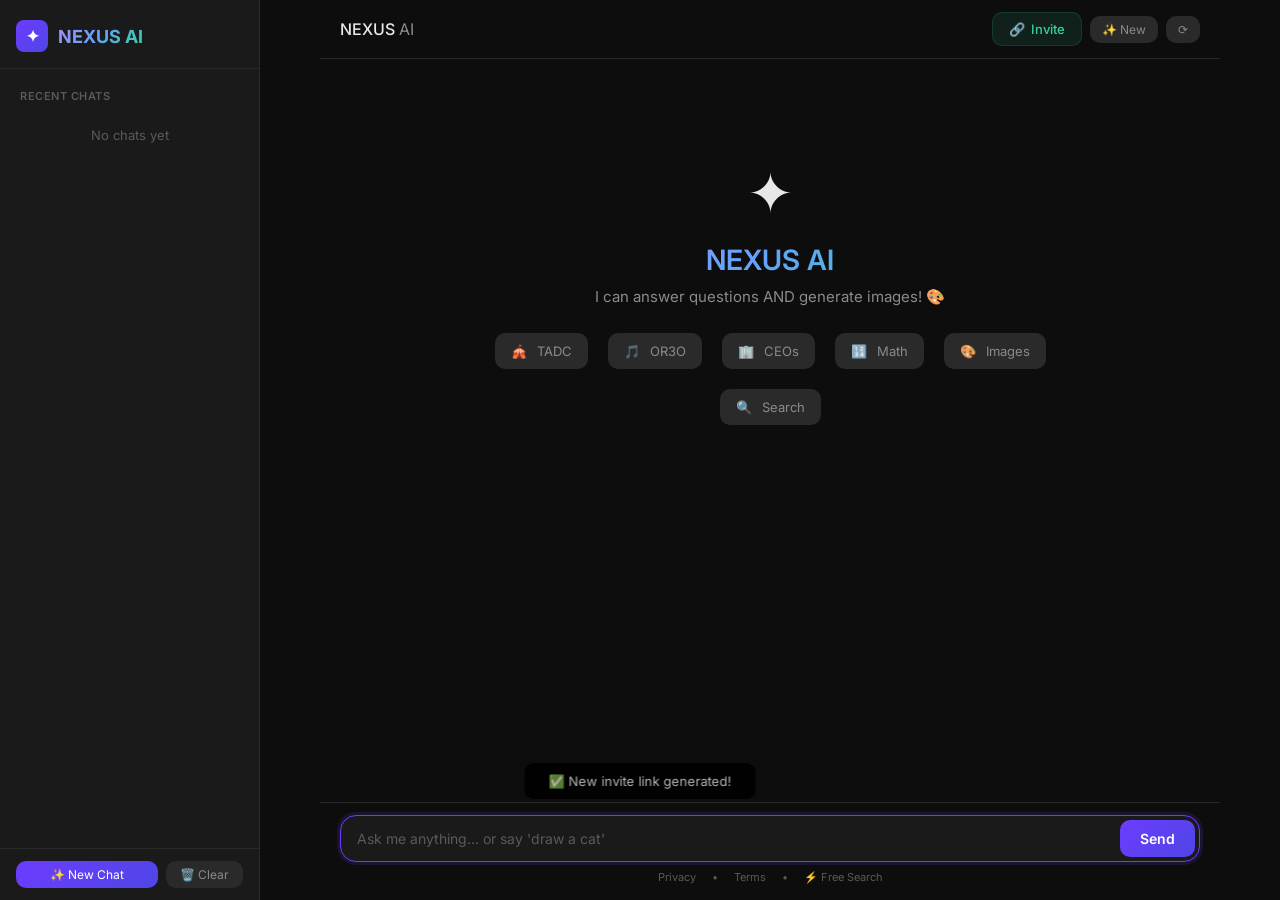
<file: index.html>
<!DOCTYPE html>
<html lang="en">
<head>
    <meta charset="UTF-8" />
    <meta name="viewport" content="width=device-width, initial-scale=1.0" />
    <title>NEXUS AI</title>
    <link href="https://fonts.googleapis.com/css2?family=Inter:wght@300;400;500;600;700;800&display=swap" rel="stylesheet" />
    <link rel="stylesheet" href="styles.css" />
    <style>
        .invite-btn {
            display: inline-flex;
            align-items: center;
            gap: 6px;
            padding: 8px 16px;
            background: rgba(52, 211, 153, 0.1);
            border: 1px solid rgba(52, 211, 153, 0.15);
            border-radius: 10px;
            color: #34d399;
            font-size: 13px;
            font-weight: 500;
            cursor: pointer;
            transition: 0.3s ease;
            font-family: var(--font);
        }
        .invite-btn:hover { background: rgba(52, 211, 153, 0.15); transform: translateY(-1px); }

        .invite-modal-overlay {
            position: fixed; top: 0; left: 0; width: 100%; height: 100%; z-index: 2000;
            background: rgba(0,0,0,0.7); backdrop-filter: blur(8px);
            display: none; align-items: center; justify-content: center;
        }
        .invite-modal-overlay.show { display: flex; }
        .invite-modal {
            background: var(--bg-secondary); border: 1px solid var(--border-color);
            border-radius: 20px; padding: 40px 45px; max-width: 520px; width: 90%;
            max-height: 90vh; overflow-y: auto; box-shadow: 0 40px 100px rgba(0,0,0,0.8);
            animation: modalPop 0.3s ease;
        }
        @keyframes modalPop { 0% { transform: scale(0.9); opacity: 0; } 100% { transform: scale(1); opacity: 1; } }
        .invite-modal .close-modal { float: right; background: none; border: none; color: var(--text-muted); font-size: 24px; cursor: pointer; }
        .invite-modal h2 { font-size: 24px; font-weight: 700; margin-bottom: 4px; background: linear-gradient(135deg, #a78bfa, #60a5fa, #34d399); -webkit-background-clip: text; -webkit-text-fill-color: transparent; }
        .invite-modal .subtitle { color: var(--text-muted); font-size: 14px; margin-bottom: 20px; }
        .invite-modal .link-box { background: rgba(0,0,0,0.3); border-radius: 12px; padding: 16px 20px; margin: 16px 0; border: 1px solid rgba(255,255,255,0.04); }
        .invite-modal .link-box .label { font-size: 11px; color: var(--text-muted); text-transform: uppercase; letter-spacing: 0.5px; margin-bottom: 6px; }
        .invite-modal .link-box .link { font-size: 15px; font-weight: 500; color: #a78bfa; word-break: break-all; font-family: 'Courier New', monospace; user-select: all; }
        .invite-modal .btn-group { display: flex; gap: 10px; flex-wrap: wrap; }
        .invite-modal .btn-group button { flex: 1; padding: 12px 20px; border: none; border-radius: 10px; font-size: 14px; font-weight: 600; cursor: pointer; transition: 0.3s; font-family: var(--font); min-width: 100px; }
        .invite-modal .btn-generate { background: linear-gradient(135deg, #6c3cff, #4f46e5); color: white; }
        .invite-modal .btn-generate:hover { transform: translateY(-2px); box-shadow: 0 8px 30px rgba(108,60,255,0.3); }
        .invite-modal .btn-copy { background: rgba(255,255,255,0.05); border: 1px solid rgba(255,255,255,0.06); color: rgba(255,255,255,0.6); }
        .invite-modal .btn-copy:hover { background: rgba(255,255,255,0.1); color: rgba(255,255,255,0.8); }
        .invite-modal .btn-share { background: rgba(52,211,153,0.1); border: 1px solid rgba(52,211,153,0.15); color: #34d399; }
        .invite-modal .btn-share:hover { background: rgba(52,211,153,0.15); transform: translateY(-2px); }
        .invite-modal .info-text { font-size: 13px; color: var(--text-muted); text-align: center; margin-top: 16px; line-height: 1.6; }
        .invite-modal .info-text span { color: #34d399; }
        .toast-invite { position: fixed; bottom: 100px; left: 50%; transform: translateX(-50%); background: rgba(0,0,0,0.85); backdrop-filter: blur(10px); padding: 10px 24px; border-radius: 10px; border: 1px solid rgba(255,255,255,0.05); color: rgba(255,255,255,0.7); font-size: 13px; z-index: 3000; opacity: 0; transition: opacity 0.3s ease; pointer-events: none; }
        .toast-invite.show { opacity: 1; }

        .generated-image-container { background: rgba(0,0,0,0.3); border-radius: 12px; padding: 12px; margin: 8px 0; border: 1px solid rgba(255,255,255,0.06); animation: imagePop 0.5s cubic-bezier(0.22,1,0.36,1); }
        @keyframes imagePop { 0% { opacity: 0; transform: scale(0.95); } 100% { opacity: 1; transform: scale(1); } }
        .generated-image-container img { display: block; width: 100%; max-width: 512px; max-height: 512px; border-radius: 8px; margin: 0 auto; background: #0d0d1a; object-fit: contain; box-shadow: 0 4px 30px rgba(0,0,0,0.3); }
        .generated-image-container .image-label { font-size: 11px; color: var(--text-muted); text-align: center; padding: 8px 0 4px 0; display: flex; align-items: center; justify-content: center; gap: 6px; }
        .generated-image-container .image-label .dot { width: 4px; height: 4px; background: var(--green); border-radius: 50%; display: inline-block; animation: dotPulse 1.5s ease-in-out infinite; }
        @keyframes dotPulse { 0%,100% { opacity: 0.3; transform: scale(0.8); } 50% { opacity: 1; transform: scale(1.2); } }

        .image-loading-overlay { position: relative; background: rgba(0,0,0,0.4); border-radius: 8px; padding: 40px 20px; text-align: center; min-height: 200px; display: flex; flex-direction: column; align-items: center; justify-content: center; border: 1px solid rgba(255,255,255,0.04); }
        .image-loading-overlay .spinner { width: 48px; height: 48px; border: 3px solid rgba(108,60,255,0.1); border-top-color: #a78bfa; border-radius: 50%; animation: spin 1s linear infinite; }
        @keyframes spin { to { transform: rotate(360deg); } }
        .image-loading-overlay .loading-text { color: var(--text-muted); font-size: 14px; margin-top: 16px; font-weight: 500; }
        .image-loading-overlay .loading-dots { display: inline-block; }
        .image-loading-overlay .loading-dots span { display: inline-block; animation: dotBounce 1.4s ease-in-out infinite; }
        .image-loading-overlay .loading-dots span:nth-child(2) { animation-delay: 0.2s; }
        .image-loading-overlay .loading-dots span:nth-child(3) { animation-delay: 0.4s; }
        @keyframes dotBounce { 0%,80%,100% { transform: translateY(0); opacity: 0.3; } 40% { transform: translateY(-6px); opacity: 1; } }
        .image-loading-overlay .progress-bar { width: 100%; max-width: 300px; height: 3px; background: rgba(255,255,255,0.05); border-radius: 10px; margin-top: 12px; overflow: hidden; }
        .image-loading-overlay .progress-bar .fill { height: 100%; width: 0%; background: linear-gradient(90deg, #6c3cff, #a78bfa, #34d399); border-radius: 10px; animation: progressFill 8s ease-in-out infinite; }
        @keyframes progressFill { 0% { width: 0%; } 20% { width: 20%; } 50% { width: 55%; } 80% { width: 85%; } 100% { width: 95%; } }

        @media (max-width: 500px) {
            .invite-modal { padding: 24px 18px; }
            .invite-modal .btn-group button { flex: 1 1 100%; }
            .generated-image-container img { max-height: 300px; }
            .image-loading-overlay { min-height: 150px; padding: 24px 16px; }
        }
    </style>
</head>
<body>

    <div class="toast" id="toast"></div>
    <div class="toast-invite" id="toastInvite"></div>

    <div class="modal-overlay" id="modalOverlay">
        <div class="modal-box">
            <span class="modal-icon" id="modalIcon">🤔</span>
            <h3 id="modalTitle">Are you sure?</h3>
            <p id="modalMessage">This action cannot be undone.</p>
            <div class="modal-actions">
                <button class="btn-cancel" onclick="closeModal()">Cancel</button>
                <button class="btn-confirm" id="modalConfirmBtn" onclick="confirmModal()">Confirm</button>
            </div>
        </div>
    </div>

    <div class="invite-modal-overlay" id="inviteModal">
        <div class="invite-modal">
            <button class="close-modal" onclick="closeInviteModal()">✕</button>
            <h2>🔗 Invite Link</h2>
            <p class="subtitle">Share this link with friends to access NEXUS AI</p>
            <div class="link-box">
                <div class="label">📋 Your Invite Link</div>
                <div class="link" id="inviteLinkDisplay">https://abraralgamdi35-eng.github.io/aiWEBSITE/?invite=------</div>
            </div>
            <div class="btn-group">
                <button class="btn-generate" onclick="generateInvite()">🔄 New Link</button>
                <button class="btn-copy" onclick="copyInviteLink()">📋 Copy</button>
                <button class="btn-share" onclick="shareInviteLink()">📤 Share</button>
            </div>
            <div class="info-text"><span>♾️ Unlimited uses • No expiration</span><br>Anyone with this link can access NEXUS AI</div>
        </div>
    </div>

    <div class="app-container">
        <aside class="sidebar" id="sidebar">
            <div class="sidebar-header">
                <a href="index.html" class="logo">
                    <span class="logo-icon">✦</span>
                    <span class="logo-text">NEXUS AI</span>
                </a>
                <button class="sidebar-close" onclick="toggleSidebar()">✕</button>
            </div>
            <div class="sidebar-content">
                <div class="section-label">Recent Chats</div>
                <div id="chatList"><div class="empty-state">No chats yet</div></div>
            </div>
            <div class="sidebar-footer">
                <button class="btn-new" onclick="newChat()">✨ New Chat</button>
                <button class="btn-clear" onclick="clearAllChats()">🗑️ Clear</button>
            </div>
        </aside>

        <main class="main-chat">
            <header class="chat-header">
                <div class="left">
                    <button class="hamburger" onclick="toggleSidebar()">☰</button>
                    <div class="title">NEXUS <span>AI</span></div>
                </div>
                <div class="right">
                    <button class="invite-btn" onclick="openInviteModal()"><span class="icon">🔗</span> Invite</button>
                    <button class="header-btn" onclick="newChat()">✨ New</button>
                    <button class="header-btn" onclick="location.reload()">⟳</button>
                    <button class="header-btn mobile-show" onclick="toggleSidebar()">📂</button>
                </div>
            </header>

            <div class="messages-container" id="messagesContainer">
                <div class="welcome-screen">
                    <span class="icon">✦</span>
                    <h1>NEXUS AI</h1>
                    <p>I can answer questions AND generate images! 🎨</p>
                    <div class="features">
                        <div class="feat"><span>🎪</span> TADC</div>
                        <div class="feat"><span>🎵</span> OR3O</div>
                        <div class="feat"><span>🏢</span> CEOs</div>
                        <div class="feat"><span>🔢</span> Math</div>
                        <div class="feat"><span>🎨</span> Images</div>
                        <div class="feat"><span>🔍</span> Search</div>
                    </div>
                </div>
            </div>

            <div class="input-container">
                <div class="input-wrapper">
                    <input type="text" id="userInput" placeholder="Ask me anything... or say 'draw a cat'" />
                    <button id="sendBtn">Send</button>
                </div>
                <div class="input-footer">
                    <a href="privacy.html">Privacy</a>
                    <span>•</span>
                    <a href="terms.html">Terms</a>
                    <span>•</span>
                    <span class="powered-by">⚡ Free Search</span>
                </div>
            </div>
        </main>
    </div>

    <script src="script.js"></script>
    <script>
        const SITE_URL = 'https://abraralgamdi35-eng.github.io/aiWEBSITE';
        let inviteCode = localStorage.getItem('nexus_invite_code');
        function generateInvite() {
            const chars = 'ABCDEFGHIJKLMNOPQRSTUVWXYZ0123456789';
            let code = '';
            for (let i = 0; i < 8; i++) code += chars.charAt(Math.floor(Math.random() * chars.length));
            inviteCode = code;
            localStorage.setItem('nexus_invite_code', inviteCode);
            document.getElementById('inviteLinkDisplay').textContent = `${SITE_URL}/?invite=${inviteCode}`;
            showToastInvite('✅ New invite link generated!');
        }
        function copyInviteLink() {
            const link = document.getElementById('inviteLinkDisplay').textContent;
            if (link.includes('------')) { showToastInvite('⚠️ Generate a link first!'); return; }
            navigator.clipboard.writeText(link).then(() => showToastInvite('📋 Link copied!'))
            .catch(() => { const input = document.createElement('input'); input.value = link; document.body.appendChild(input); input.select(); document.execCommand('copy'); document.body.removeChild(input); showToastInvite('📋 Link copied!'); });
        }
        function shareInviteLink() {
            const link = document.getElementById('inviteLinkDisplay').textContent;
            if (link.includes('------')) { showToastInvite('⚠️ Generate a link first!'); return; }
            if (navigator.share) { navigator.share({ title: 'NEXUS AI Invite', text: 'Join me on NEXUS AI!', url: link }).catch(() => {}); }
            else { copyInviteLink(); showToastInvite('📋 Link copied - share it with friends!'); }
        }
        function openInviteModal() {
            const display = document.getElementById('inviteLinkDisplay');
            if (inviteCode) display.textContent = `${SITE_URL}/?invite=${inviteCode}`;
            else display.textContent = `${SITE_URL}/?invite=------`;
            document.getElementById('inviteModal').classList.add('show');
        }
        function closeInviteModal() { document.getElementById('inviteModal').classList.remove('show'); }
        document.getElementById('inviteModal').addEventListener('click', (e) => { if (e.target === e.currentTarget) closeInviteModal(); });
        function showToastInvite(msg) {
            const toast = document.getElementById('toastInvite');
            toast.textContent = msg; toast.classList.add('show');
            clearTimeout(toast._timer);
            toast._timer = setTimeout(() => toast.classList.remove('show'), 2500);
        }
        if (!inviteCode) generateInvite();
    </script>
</body>
</html>
</file>
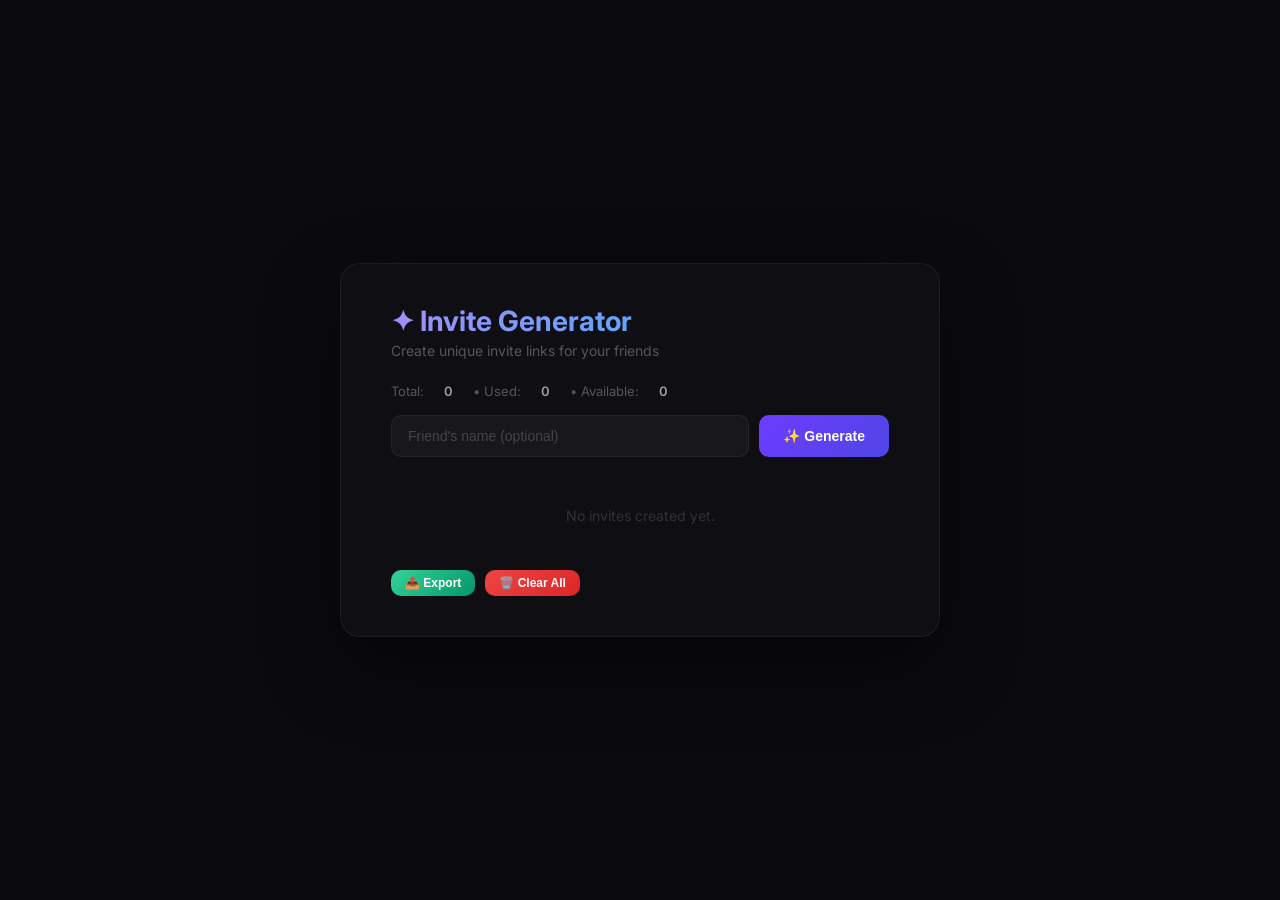
<file: invite-generator.html>
<!DOCTYPE html>
<html lang="en">
<head>
    <meta charset="UTF-8" />
    <meta name="viewport" content="width=device-width, initial-scale=1.0" />
    <title>Invite Generator - NEXUS AI</title>
    <link href="https://fonts.googleapis.com/css2?family=Inter:wght@300;400;500;600;700&display=swap" rel="stylesheet" />
    <style>
        * { margin: 0; padding: 0; box-sizing: border-box; }
        body {
            font-family: 'Inter', -apple-system, sans-serif;
            background: #0a0a0f;
            color: white;
            min-height: 100vh;
            display: flex;
            align-items: center;
            justify-content: center;
            padding: 20px;
        }
        .container {
            background: rgba(255,255,255,0.02);
            border: 1px solid rgba(255,255,255,0.06);
            border-radius: 20px;
            padding: 40px 50px;
            max-width: 600px;
            width: 100%;
            box-shadow: 0 30px 80px rgba(0,0,0,0.4);
        }
        h1 {
            font-size: 28px;
            margin-bottom: 4px;
            background: linear-gradient(135deg, #a78bfa, #60a5fa, #34d399);
            -webkit-background-clip: text;
            -webkit-text-fill-color: transparent;
        }
        .subtitle {
            color: rgba(255,255,255,0.3);
            font-size: 14px;
            margin-bottom: 24px;
        }
        .input-group {
            display: flex;
            gap: 10px;
            margin-bottom: 16px;
        }
        .input-group input {
            flex: 1;
            padding: 12px 16px;
            background: rgba(255,255,255,0.04);
            border: 1px solid rgba(255,255,255,0.06);
            border-radius: 10px;
            color: white;
            font-size: 14px;
            outline: none;
        }
        .input-group input:focus { border-color: rgba(108,60,255,0.3); }
        .input-group input::placeholder { color: rgba(255,255,255,0.2); }
        .btn {
            padding: 12px 24px;
            background: linear-gradient(135deg, #6c3cff, #4f46e5);
            border: none;
            border-radius: 10px;
            color: white;
            font-size: 14px;
            font-weight: 600;
            cursor: pointer;
            transition: 0.3s;
            white-space: nowrap;
        }
        .btn:hover { transform: translateY(-2px); box-shadow: 0 8px 30px rgba(108,60,255,0.3); }
        .btn-green { background: linear-gradient(135deg, #34d399, #059669); }
        .btn-red { background: linear-gradient(135deg, #ef4444, #dc2626); }
        .btn-sm { padding: 6px 14px; font-size: 12px; }
        
        .invite-list {
            margin-top: 20px;
            max-height: 300px;
            overflow-y: auto;
        }
        .invite-list::-webkit-scrollbar { width: 4px; }
        .invite-list::-webkit-scrollbar-thumb { background: rgba(108,60,255,0.2); border-radius: 10px; }
        
        .invite-item {
            display: flex;
            justify-content: space-between;
            align-items: center;
            padding: 12px 16px;
            background: rgba(255,255,255,0.02);
            border: 1px solid rgba(255,255,255,0.04);
            border-radius: 10px;
            margin-bottom: 8px;
            gap: 10px;
            flex-wrap: wrap;
        }
        .invite-item .code {
            font-family: monospace;
            font-size: 13px;
            color: #a78bfa;
            font-weight: 600;
        }
        .invite-item .used {
            font-size: 12px;
            color: rgba(255,255,255,0.2);
        }
        .invite-item .used.yes { color: #34d399; }
        .invite-item .used.no { color: #fbbf24; }
        .invite-item .actions { display: flex; gap: 6px; }
        .empty {
            text-align: center;
            color: rgba(255,255,255,0.15);
            padding: 30px 0;
            font-size: 14px;
        }
        .link-box {
            background: rgba(0,0,0,0.3);
            border-radius: 8px;
            padding: 10px 14px;
            margin: 12px 0;
            display: flex;
            justify-content: space-between;
            align-items: center;
            gap: 10px;
            border: 1px solid rgba(255,255,255,0.03);
        }
        .link-box input {
            background: transparent;
            border: none;
            color: rgba(255,255,255,0.7);
            font-size: 13px;
            outline: none;
            flex: 1;
            font-family: monospace;
        }
        .link-box .copy-btn {
            padding: 4px 12px;
            background: rgba(255,255,255,0.05);
            border: 1px solid rgba(255,255,255,0.06);
            border-radius: 6px;
            color: rgba(255,255,255,0.4);
            cursor: pointer;
            font-size: 12px;
            transition: 0.3s;
        }
        .link-box .copy-btn:hover { background: rgba(255,255,255,0.1); color: rgba(255,255,255,0.7); }
        .toast {
            position: fixed;
            bottom: 30px;
            left: 50%;
            transform: translateX(-50%);
            background: rgba(0,0,0,0.8);
            backdrop-filter: blur(10px);
            padding: 10px 24px;
            border-radius: 10px;
            border: 1px solid rgba(255,255,255,0.05);
            color: rgba(255,255,255,0.7);
            font-size: 13px;
            opacity: 0;
            transition: opacity 0.3s ease;
            pointer-events: none;
            z-index: 100;
        }
        .toast.show { opacity: 1; }
        .stats {
            display: flex;
            gap: 20px;
            margin: 16px 0;
            font-size: 13px;
            color: rgba(255,255,255,0.3);
        }
        .stats span { color: rgba(255,255,255,0.6); font-weight: 600; }
        @media (max-width: 500px) {
            .container { padding: 24px 20px; }
            .invite-item { flex-direction: column; align-items: stretch; }
            .input-group { flex-direction: column; }
        }
    </style>
</head>
<body>

<div class="container">
    <h1>✦ Invite Generator</h1>
    <p class="subtitle">Create unique invite links for your friends</p>

    <div class="stats">
        Total: <span id="totalCount">0</span> • Used: <span id="usedCount">0</span> • Available: <span id="availableCount">0</span>
    </div>

    <div class="input-group">
        <input type="text" id="friendName" placeholder="Friend's name (optional)" />
        <button class="btn" onclick="generateInvite()">✨ Generate</button>
    </div>

    <div id="linkDisplay" style="display:none;">
        <div class="link-box">
            <input type="text" id="inviteLink" readonly />
            <button class="copy-btn" onclick="copyLink()">📋 Copy</button>
        </div>
    </div>

    <div class="invite-list" id="inviteList">
        <div class="empty">No invites created yet.</div>
    </div>

    <div style="margin-top:16px; display:flex; gap:10px; flex-wrap:wrap;">
        <button class="btn btn-sm btn-green" onclick="exportInvites()">📤 Export</button>
        <button class="btn btn-sm btn-red" onclick="clearAll()">🗑️ Clear All</button>
    </div>
</div>

<div class="toast" id="toast"></div>

<script>
    // ================================================================
    // 🔗 INVITE SYSTEM
    // ================================================================

    // Load invites from localStorage
    let invites = JSON.parse(localStorage.getItem('nexus_invites') || '[]');

    // Your site URL (change this!)
    const SITE_URL = 'https://abraralgamdi35-eng.github.io/aiWEBSITE';

    function generateInvite() {
        const name = document.getElementById('friendName').value.trim() || 'Friend';
        
        // Generate unique code
        const code = generateCode();
        
        const invite = {
            code: code,
            name: name,
            created: new Date().toISOString(),
            used: false,
            usedBy: null
        };
        
        invites.push(invite);
        saveInvites();
        renderInvites();
        
        // Show the link
        const link = `${SITE_URL}/?invite=${code}`;
        document.getElementById('inviteLink').value = link;
        document.getElementById('linkDisplay').style.display = 'block';
        
        showToast(`✅ Invite created for ${name}!`);
        document.getElementById('friendName').value = '';
        updateStats();
    }

    function generateCode() {
        const chars = 'ABCDEFGHIJKLMNOPQRSTUVWXYZ0123456789';
        let code = '';
        for (let i = 0; i < 8; i++) {
            code += chars.charAt(Math.floor(Math.random() * chars.length));
        }
        return code;
    }

    function renderInvites() {
        const list = document.getElementById('inviteList');
        
        if (invites.length === 0) {
            list.innerHTML = `<div class="empty">No invites created yet.</div>`;
            return;
        }
        
        list.innerHTML = invites.map((inv, index) => `
            <div class="invite-item">
                <div>
                    <div class="code">${inv.code}</div>
                    <div style="font-size:12px;color:rgba(255,255,255,0.2);">
                        ${inv.name} • ${new Date(inv.created).toLocaleDateString()}
                    </div>
                </div>
                <div style="display:flex;align-items:center;gap:10px;flex-wrap:wrap;">
                    <span class="used ${inv.used ? 'yes' : 'no'}">${inv.used ? '✅ Used' : '🟡 Available'}</span>
                    ${inv.usedBy ? `<span style="font-size:11px;color:rgba(255,255,255,0.2);">by ${inv.usedBy}</span>` : ''}
                    <div class="actions">
                        <button class="btn btn-sm" onclick="copyInvite('${inv.code}')">📋</button>
                        <button class="btn btn-sm btn-red" onclick="deleteInvite(${index})">✕</button>
                    </div>
                </div>
            </div>
        `).join('');
    }

    function copyInvite(code) {
        const link = `${SITE_URL}/?invite=${code}`;
        navigator.clipboard.writeText(link);
        showToast('📋 Link copied!');
    }

    function copyLink() {
        const input = document.getElementById('inviteLink');
        input.select();
        navigator.clipboard.writeText(input.value);
        showToast('📋 Link copied!');
    }

    function deleteInvite(index) {
        if (confirm('Delete this invite?')) {
            invites.splice(index, 1);
            saveInvites();
            renderInvites();
            updateStats();
            showToast('🗑️ Invite deleted');
        }
    }

    function clearAll() {
        if (confirm('Delete ALL invites?')) {
            invites = [];
            saveInvites();
            renderInvites();
            updateStats();
            document.getElementById('linkDisplay').style.display = 'none';
            showToast('🗑️ All invites cleared');
        }
    }

    function exportInvites() {
        if (invites.length === 0) {
            showToast('No invites to export');
            return;
        }
        
        let text = '=== NEXUS AI INVITES ===\n\n';
        invites.forEach(inv => {
            text += `Code: ${inv.code}\n`;
            text += `Name: ${inv.name}\n`;
            text += `Used: ${inv.used ? 'Yes' : 'No'}\n`;
            if (inv.usedBy) text += `Used by: ${inv.usedBy}\n`;
            text += `Link: ${SITE_URL}/?invite=${inv.code}\n`;
            text += '---\n\n';
        });
        
        const blob = new Blob([text], { type: 'text/plain' });
        const url = URL.createObjectURL(blob);
        const a = document.createElement('a');
        a.href = url;
        a.download = `nexus-invites-${new Date().toISOString().slice(0,10)}.txt`;
        a.click();
        URL.revokeObjectURL(url);
        showToast('📤 Invites exported!');
    }

    function saveInvites() {
        localStorage.setItem('nexus_invites', JSON.stringify(invites));
    }

    function updateStats() {
        const total = invites.length;
        const used = invites.filter(i => i.used).length;
        const available = total - used;
        document.getElementById('totalCount').textContent = total;
        document.getElementById('usedCount').textContent = used;
        document.getElementById('availableCount').textContent = available;
    }

    function showToast(msg) {
        const toast = document.getElementById('toast');
        toast.textContent = msg;
        toast.classList.add('show');
        clearTimeout(toast._timer);
        toast._timer = setTimeout(() => toast.classList.remove('show'), 2500);
    }

    // Check for invite in URL and mark as used
    function checkInvite() {
        const urlParams = new URLSearchParams(window.location.search);
        const code = urlParams.get('invite');
        
        if (code) {
            const invite = invites.find(i => i.code === code);
            if (invite && !invite.used) {
                invite.used = true;
                invite.usedBy = 'Guest';
                saveInvites();
                renderInvites();
                updateStats();
                showToast(`✅ Welcome! Invite from ${invite.name} activated`);
                // Redirect to main app or show success
            }
        }
    }

    // ================================================================
    // 🏃 INIT
    // ================================================================

    renderInvites();
    updateStats();
    checkInvite();

    console.log('🔗 NEXUS AI Invite System');
    console.log(`📬 ${invites.length} invites created`);
    console.log('💡 Share the invite link with friends!');
</script>

</body>
</html>
</file>
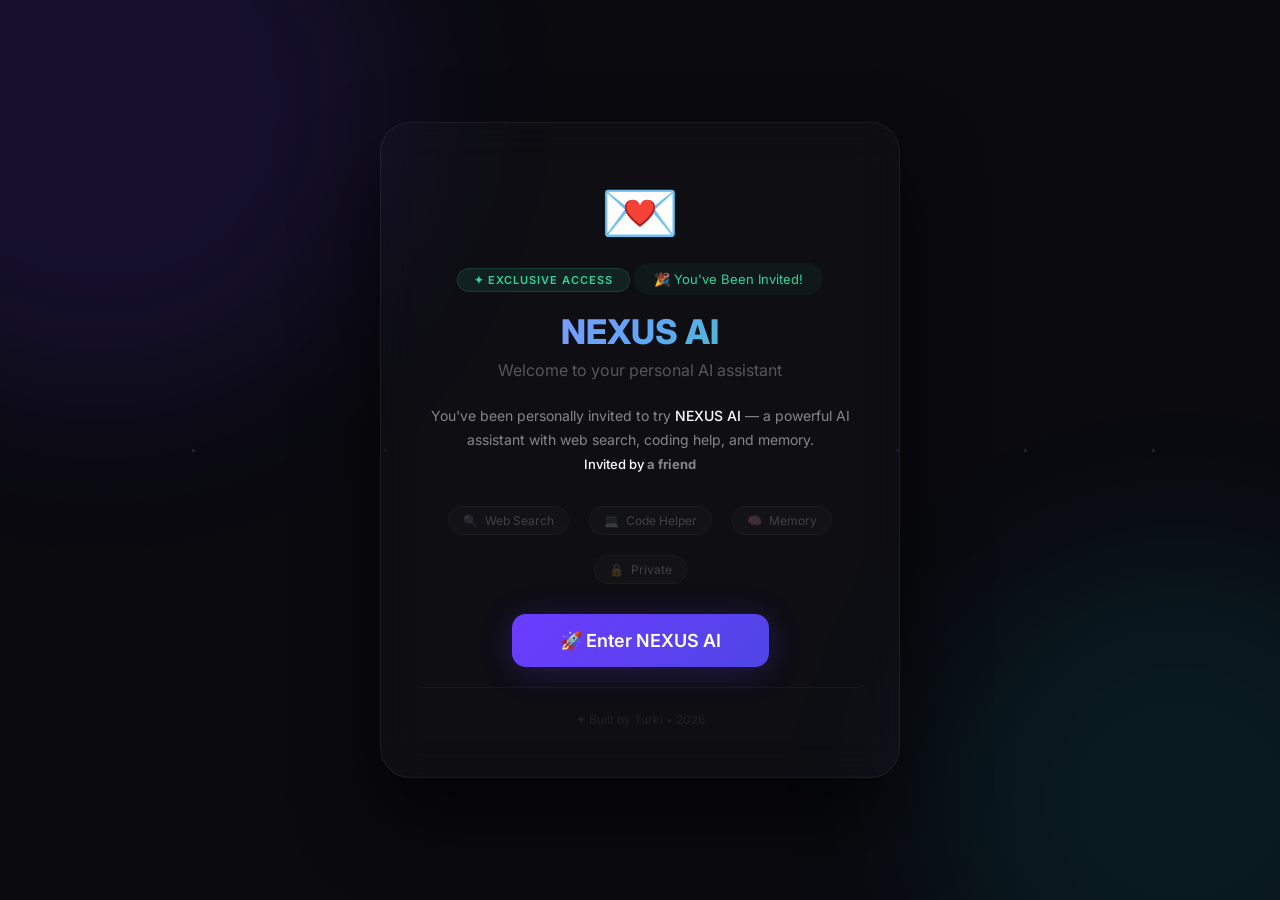
<file: invite.html>
<!DOCTYPE html>
<html lang="en">
<head>
    <meta charset="UTF-8" />
    <meta name="viewport" content="width=device-width, initial-scale=1.0" />
    <title>You're Invited!</title>
    <link href="https://fonts.googleapis.com/css2?family=Inter:wght@300;400;500;600;700;800&display=swap" rel="stylesheet" />
    <style>
        * { margin: 0; padding: 0; box-sizing: border-box; }
        body {
            font-family: 'Inter', -apple-system, sans-serif;
            background: #0a0a0f;
            color: white;
            min-height: 100vh;
            display: flex;
            align-items: center;
            justify-content: center;
            overflow: hidden;
        }
        .bg-orb {
            position: fixed;
            border-radius: 50%;
            filter: blur(80px);
            animation: orbFloat 20s ease-in-out infinite;
        }
        .bg-orb:nth-child(1) { width:600px;height:600px;background:rgba(108,60,255,0.12);top:-200px;left:-200px; }
        .bg-orb:nth-child(2) { width:500px;height:500px;background:rgba(0,212,255,0.08);bottom:-150px;right:-150px;animation-delay:-7s; }
        @keyframes orbFloat { 0%,100%{transform:translate(0,0) scale(1);} 25%{transform:translate(100px,-50px) scale(1.1);} 50%{transform:translate(-50px,100px) scale(0.9);} 75%{transform:translate(80px,50px) scale(1.05);} }
        .particle { position:fixed; width:3px; height:3px; background:rgba(167,139,250,0.2); border-radius:50%; animation:particleRise 20s infinite linear; pointer-events:none; z-index:0; }
        .particle:nth-child(1) { left:10%; animation-duration:22s; }
        .particle:nth-child(2) { left:20%; animation-duration:18s; animation-delay:2s; }
        .particle:nth-child(3) { left:30%; animation-duration:25s; animation-delay:4s; }
        .particle:nth-child(4) { left:40%; animation-duration:16s; animation-delay:1s; }
        .particle:nth-child(5) { left:50%; animation-duration:21s; animation-delay:3s; }
        .particle:nth-child(6) { left:60%; animation-duration:19s; animation-delay:5s; }
        .particle:nth-child(7) { left:70%; animation-duration:23s; animation-delay:2s; }
        .particle:nth-child(8) { left:80%; animation-duration:17s; animation-delay:4s; }
        .particle:nth-child(9) { left:90%; animation-duration:24s; animation-delay:1s; }
        .particle:nth-child(10) { left:15%; animation-duration:20s; animation-delay:3s; }
        @keyframes particleRise { 0%{transform:translateY(100vh) scale(0); opacity:0;} 10%{opacity:1;} 90%{opacity:1;} 100%{transform:translateY(-10vh) scale(1); opacity:0;} }
        .invite-container { position:relative; z-index:1; max-width:520px; width:90%; animation:floatIn 1s cubic-bezier(0.22,1,0.36,1); }
        @keyframes floatIn { 0%{opacity:0; transform:scale(0.9) translateY(30px);} 100%{opacity:1; transform:scale(1) translateY(0);} }
        .invite-card { background:rgba(255,255,255,0.02); border:1px solid rgba(255,255,255,0.06); border-radius:30px; padding:50px 40px; text-align:center; box-shadow:0 40px 80px rgba(0,0,0,0.6); backdrop-filter:blur(20px); }
        .envelope { font-size:64px; display:block; margin-bottom:12px; animation:wiggle 3s ease-in-out infinite; }
        @keyframes wiggle { 0%,100%{transform:rotate(0deg) scale(1);} 25%{transform:rotate(-5deg) scale(1.05);} 75%{transform:rotate(5deg) scale(1.05);} }
        .badge { display:inline-block; background:rgba(52,211,153,0.1); border:1px solid rgba(52,211,153,0.15); color:#34d399; font-size:11px; font-weight:600; text-transform:uppercase; letter-spacing:1px; padding:4px 16px; border-radius:20px; margin-bottom:16px; }
        .invite-card h1 { font-size:34px; font-weight:800; background:linear-gradient(135deg, #a78bfa, #60a5fa, #34d399); -webkit-background-clip:text; -webkit-text-fill-color:transparent; margin-bottom:8px; }
        .invite-card .subtitle { font-size:16px; color:rgba(255,255,255,0.3); margin-bottom:24px; }
        .invite-card .message { color:rgba(255,255,255,0.5); font-size:14px; line-height:1.7; margin-bottom:30px; }
        .invite-card .message span { color:white; font-weight:500; }
        .divider { height:1px; background:rgba(255,255,255,0.04); margin:20px 0; }
        .features { display:flex; justify-content:center; gap:20px; margin:20px 0 30px; flex-wrap:wrap; }
        .features .feat { font-size:12px; color:rgba(255,255,255,0.2); background:rgba(255,255,255,0.02); padding:6px 14px; border-radius:20px; border:1px solid rgba(255,255,255,0.03); }
        .features .feat span { margin-right:4px; }
        .btn-enter { display:inline-block; padding:16px 48px; background:linear-gradient(135deg, #6c3cff, #4f46e5); border:none; border-radius:14px; color:white; font-size:18px; font-weight:600; cursor:pointer; text-decoration:none; transition:0.3s; box-shadow:0 4px 30px rgba(108,60,255,0.25); }
        .btn-enter:hover { transform:translateY(-3px); box-shadow:0 8px 40px rgba(108,60,255,0.35); }
        .btn-enter:disabled { opacity:0.3; cursor:not-allowed; transform:none; }
        .footer { margin-top:24px; color:rgba(255,255,255,0.08); font-size:12px; }
        .invalid-msg { color:#f87171; font-size:14px; margin:10px 0; display:none; }
        .invalid-msg.show { display:block; }
        .welcome-text {
            display: inline-block;
            background: rgba(52, 211, 153, 0.05);
            border-radius: 20px;
            padding: 8px 20px;
            font-size: 13px;
            color: #34d399;
            margin-bottom: 16px;
        }
        .from-text {
            color: rgba(255,255,255,0.2);
            font-size: 13px;
            margin-top: 8px;
        }
        .from-text strong {
            color: rgba(255,255,255,0.5);
        }
        @media (max-width:480px) { .invite-card{ padding:30px 24px; } .invite-card h1{ font-size:26px; } .btn-enter{ padding:14px 32px; font-size:16px; } }
    </style>
</head>
<body>
    <div class="bg-orb"></div>
    <div class="bg-orb"></div>
    <div class="particle"></div><div class="particle"></div><div class="particle"></div>
    <div class="particle"></div><div class="particle"></div><div class="particle"></div>
    <div class="particle"></div><div class="particle"></div><div class="particle"></div>
    <div class="particle"></div>
    <div class="invite-container">
        <div class="invite-card">
            <span class="envelope">💌</span>
            <span class="badge">✦ Exclusive Access</span>
            
            <div class="welcome-text">🎉 You've Been Invited!</div>
            
            <h1>NEXUS AI</h1>
            <p class="subtitle">Welcome to your personal AI assistant</p>
            
            <div class="message">
                You've been personally invited to try <span>NEXUS AI</span> — a powerful AI assistant with web search, coding help, and memory.<br>
                <span class="from-text">Invited by <strong id="invitedBy">a friend</strong></span>
            </div>
            
            <div class="features">
                <div class="feat"><span>🔍</span> Web Search</div>
                <div class="feat"><span>💻</span> Code Helper</div>
                <div class="feat"><span>🧠</span> Memory</div>
                <div class="feat"><span>🔒</span> Private</div>
            </div>
            
            <div class="invalid-msg" id="invalidMsg">❌ This invite link is invalid or has already been used.</div>
            <a href="index.html" class="btn-enter" id="enterBtn">🚀 Enter NEXUS AI</a>
            
            <div class="divider"></div>
            <div class="footer">✦ Built by Turki • 2026</div>
        </div>
    </div>
    <script>
        // ================================================================
        // 🔗 INVITE CHECK
        // ================================================================

        const urlParams = new URLSearchParams(window.location.search);
        const inviteCode = urlParams.get('invite');
        const invalidMsg = document.getElementById('invalidMsg');
        const enterBtn = document.getElementById('enterBtn');

        // Get the inviter's name from URL or use default
        const inviterName = urlParams.get('from') || 'a friend';
        document.getElementById('invitedBy').textContent = inviterName;

        // Check if invite code is valid
        const storedCode = localStorage.getItem('nexus_invite_code');
        
        if (inviteCode) {
            // If there's a code in URL, check it
            if (storedCode && inviteCode === storedCode) {
                // Valid invite
                sessionStorage.setItem('nexus_trusted', 'true');
                sessionStorage.setItem('nexus_invite_code', inviteCode);
                enterBtn.href = 'index.html';
                enterBtn.textContent = '🚀 Enter NEXUS AI';
            } else if (/^[A-Z0-9]{8}$/.test(inviteCode)) {
                // Valid format - auto-accept
                localStorage.setItem('nexus_invite_code', inviteCode);
                sessionStorage.setItem('nexus_trusted', 'true');
                sessionStorage.setItem('nexus_invite_code', inviteCode);
                enterBtn.href = 'index.html';
                enterBtn.textContent = '🚀 Enter NEXUS AI';
            } else {
                // Invalid code
                invalidMsg.classList.add('show');
                enterBtn.href = '#';
                enterBtn.textContent = '❌ Invalid Invite';
                enterBtn.style.opacity = '0.5';
                enterBtn.style.pointerEvents = 'none';
            }
        } else {
            // No code in URL - still let them in (open access mode)
            enterBtn.href = 'index.html';
            enterBtn.textContent = '🚀 Enter NEXUS AI';
        }

        console.log('💌 NEXUS AI Invitation Page');
        console.log(`👤 Invited by: ${inviterName}`);
        console.log(`🔑 Invite Code: ${inviteCode || 'None'}`);
        console.log('🚀 Click Enter to access NEXUS AI');
    </script>
</body>
</html>
</file>
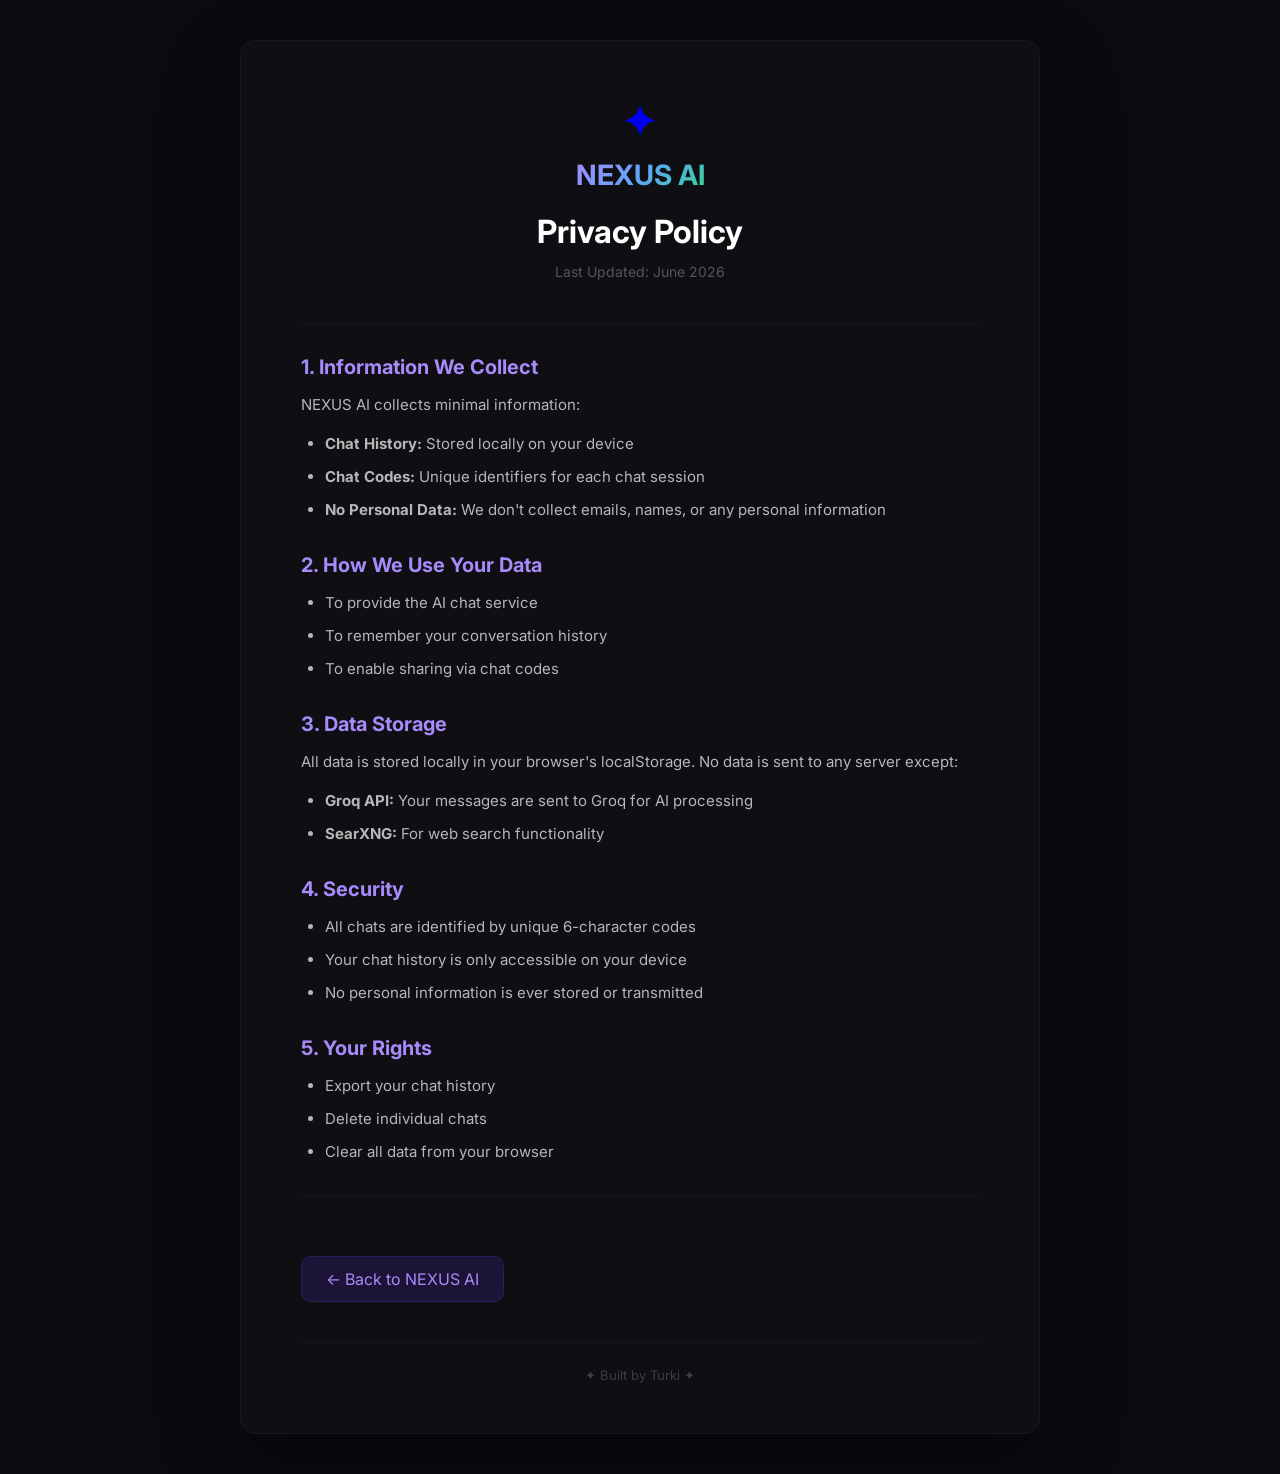
<file: privacy.html>
<!DOCTYPE html>
<html lang="en">
<head>
    <meta charset="UTF-8" />
    <meta name="viewport" content="width=device-width, initial-scale=1.0" />
    <title>Privacy Policy - NEXUS AI</title>
    <link href="https://fonts.googleapis.com/css2?family=Inter:wght@300;400;500;600;700&display=swap" rel="stylesheet" />
    <style>
        * { margin: 0; padding: 0; box-sizing: border-box; }
        body {
            font-family: 'Inter', -apple-system, BlinkMacSystemFont, sans-serif;
            background: #0a0a0f;
            color: #e8e8e8;
            padding: 40px 20px;
            min-height: 100vh;
        }
        .container {
            max-width: 800px;
            margin: 0 auto;
            background: rgba(255, 255, 255, 0.02);
            border: 1px solid rgba(255, 255, 255, 0.04);
            border-radius: 16px;
            padding: 50px 60px;
            box-shadow: 0 30px 80px rgba(0, 0, 0, 0.3);
        }
        .header { text-align: center; margin-bottom: 40px; }
        .logo { font-size: 48px; display: block; margin-bottom: 8px; text-decoration: none; }
        .logo-text {
            font-size: 28px;
            font-weight: 700;
            background: linear-gradient(135deg, #a78bfa, #60a5fa, #34d399);
            -webkit-background-clip: text;
            -webkit-text-fill-color: transparent;
            text-decoration: none;
        }
        h1 { font-size: 32px; margin-top: 20px; color: #ffffff; }
        .last-updated { color: rgba(255, 255, 255, 0.3); font-size: 14px; margin-top: 8px; }
        .divider { height: 1px; background: rgba(255, 255, 255, 0.04); margin: 30px 0; }
        h2 { font-size: 20px; color: #a78bfa; margin-top: 30px; margin-bottom: 12px; }
        p { color: rgba(255, 255, 255, 0.7); line-height: 1.8; font-size: 15px; margin-bottom: 12px; }
        ul { color: rgba(255, 255, 255, 0.7); line-height: 1.8; font-size: 15px; padding-left: 24px; margin-bottom: 16px; }
        ul li { margin-bottom: 6px; }
        .back-link {
            display: inline-block;
            margin-top: 30px;
            padding: 12px 24px;
            background: rgba(108, 60, 255, 0.15);
            border: 1px solid rgba(108, 60, 255, 0.2);
            border-radius: 10px;
            color: #a78bfa;
            text-decoration: none;
            transition: 0.3s;
        }
        .back-link:hover { background: rgba(108, 60, 255, 0.25); }
        .footer { margin-top: 40px; padding-top: 24px; border-top: 1px solid rgba(255, 255, 255, 0.04); text-align: center; color: rgba(255, 255, 255, 0.2); font-size: 13px; }
        @media (max-width: 768px) {
            .container { padding: 30px 24px; }
            h1 { font-size: 24px; }
            .logo-text { font-size: 22px; }
        }
    </style>
</head>
<body>
    <div class="container">
        <div class="header">
            <a href="index.html" class="logo">✦</a>
            <a href="index.html" class="logo-text">NEXUS AI</a>
            <h1>Privacy Policy</h1>
            <p class="last-updated">Last Updated: June 2026</p>
        </div>
        <div class="divider"></div>
        <h2>1. Information We Collect</h2>
        <p>NEXUS AI collects minimal information:</p>
        <ul>
            <li><strong>Chat History:</strong> Stored locally on your device</li>
            <li><strong>Chat Codes:</strong> Unique identifiers for each chat session</li>
            <li><strong>No Personal Data:</strong> We don't collect emails, names, or any personal information</li>
        </ul>
        <h2>2. How We Use Your Data</h2>
        <ul>
            <li>To provide the AI chat service</li>
            <li>To remember your conversation history</li>
            <li>To enable sharing via chat codes</li>
        </ul>
        <h2>3. Data Storage</h2>
        <p>All data is stored locally in your browser's localStorage. No data is sent to any server except:</p>
        <ul>
            <li><strong>Groq API:</strong> Your messages are sent to Groq for AI processing</li>
            <li><strong>SearXNG:</strong> For web search functionality</li>
        </ul>
        <h2>4. Security</h2>
        <ul>
            <li>All chats are identified by unique 6-character codes</li>
            <li>Your chat history is only accessible on your device</li>
            <li>No personal information is ever stored or transmitted</li>
        </ul>
        <h2>5. Your Rights</h2>
        <ul>
            <li>Export your chat history</li>
            <li>Delete individual chats</li>
            <li>Clear all data from your browser</li>
        </ul>
        <div class="divider"></div>
        <a href="index.html" class="back-link">← Back to NEXUS AI</a>
        <div class="footer">✦ Built by Turki ✦</div>
    </div>
</body>
</html>
</file>
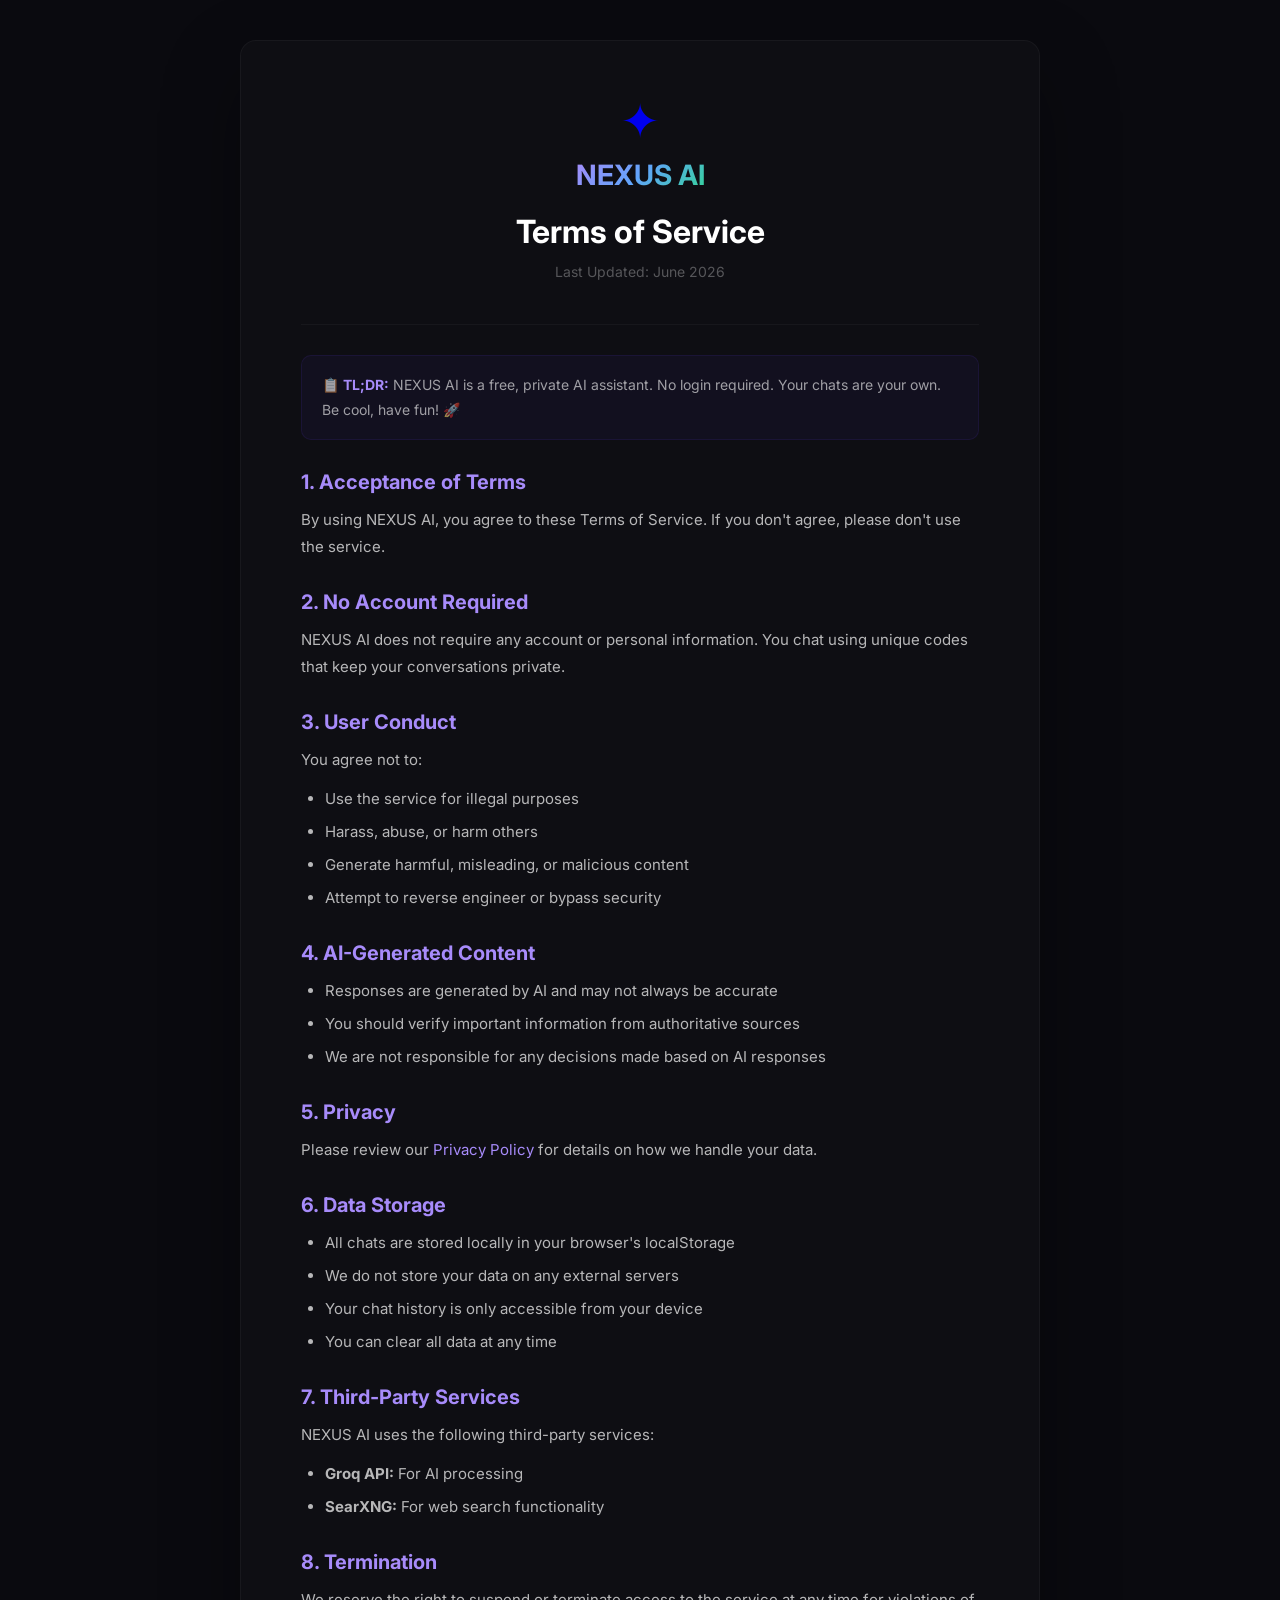
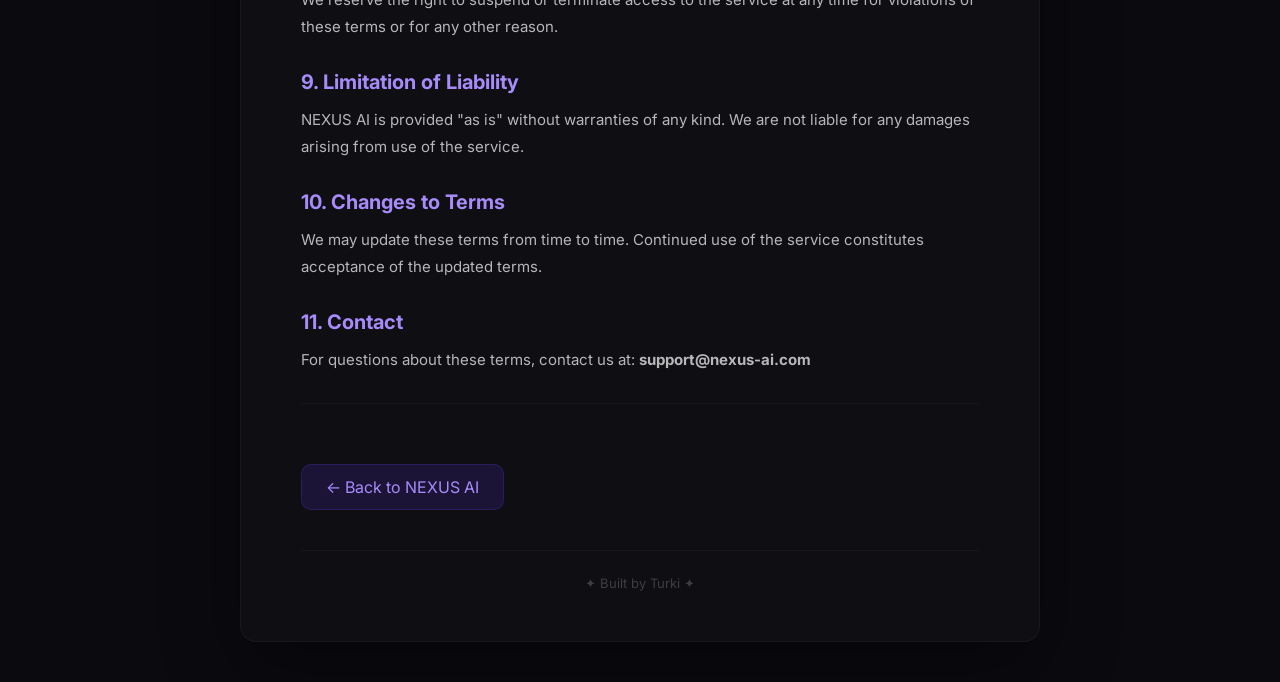
<file: terms.html>
<!DOCTYPE html>
<html lang="en">
<head>
    <meta charset="UTF-8" />
    <meta name="viewport" content="width=device-width, initial-scale=1.0" />
    <title>Terms of Service - NEXUS AI</title>
    <link href="https://fonts.googleapis.com/css2?family=Inter:wght@300;400;500;600;700&display=swap" rel="stylesheet" />
    <style>
        * { margin: 0; padding: 0; box-sizing: border-box; }
        body {
            font-family: 'Inter', -apple-system, BlinkMacSystemFont, sans-serif;
            background: #0a0a0f;
            color: #e8e8e8;
            padding: 40px 20px;
            min-height: 100vh;
        }
        .container {
            max-width: 800px;
            margin: 0 auto;
            background: rgba(255, 255, 255, 0.02);
            border: 1px solid rgba(255, 255, 255, 0.04);
            border-radius: 16px;
            padding: 50px 60px;
            box-shadow: 0 30px 80px rgba(0, 0, 0, 0.3);
        }
        .header { text-align: center; margin-bottom: 40px; }
        .logo { font-size: 48px; display: block; margin-bottom: 8px; text-decoration: none; }
        .logo-text {
            font-size: 28px;
            font-weight: 700;
            background: linear-gradient(135deg, #a78bfa, #60a5fa, #34d399);
            -webkit-background-clip: text;
            -webkit-text-fill-color: transparent;
            text-decoration: none;
        }
        h1 { font-size: 32px; margin-top: 20px; color: #ffffff; }
        .last-updated { color: rgba(255, 255, 255, 0.3); font-size: 14px; margin-top: 8px; }
        .divider { height: 1px; background: rgba(255, 255, 255, 0.04); margin: 30px 0; }
        .highlight-box {
            background: rgba(108, 60, 255, 0.05);
            border: 1px solid rgba(108, 60, 255, 0.1);
            border-radius: 10px;
            padding: 16px 20px;
            margin: 16px 0;
        }
        .highlight-box p { margin-bottom: 0; color: rgba(255, 255, 255, 0.6); font-size: 14px; }
        .highlight-box strong { color: #a78bfa; }
        h2 { font-size: 20px; color: #a78bfa; margin-top: 30px; margin-bottom: 12px; }
        p { color: rgba(255, 255, 255, 0.7); line-height: 1.8; font-size: 15px; margin-bottom: 12px; }
        ul { color: rgba(255, 255, 255, 0.7); line-height: 1.8; font-size: 15px; padding-left: 24px; margin-bottom: 16px; }
        ul li { margin-bottom: 6px; }
        .back-link {
            display: inline-block;
            margin-top: 30px;
            padding: 12px 24px;
            background: rgba(108, 60, 255, 0.15);
            border: 1px solid rgba(108, 60, 255, 0.2);
            border-radius: 10px;
            color: #a78bfa;
            text-decoration: none;
            transition: 0.3s;
        }
        .back-link:hover { background: rgba(108, 60, 255, 0.25); }
        .footer { margin-top: 40px; padding-top: 24px; border-top: 1px solid rgba(255, 255, 255, 0.04); text-align: center; color: rgba(255, 255, 255, 0.2); font-size: 13px; }
        @media (max-width: 768px) {
            .container { padding: 30px 24px; }
            h1 { font-size: 24px; }
            .logo-text { font-size: 22px; }
        }
    </style>
</head>
<body>
    <div class="container">
        <div class="header">
            <a href="index.html" class="logo">✦</a>
            <a href="index.html" class="logo-text">NEXUS AI</a>
            <h1>Terms of Service</h1>
            <p class="last-updated">Last Updated: June 2026</p>
        </div>
        <div class="divider"></div>
        <div class="highlight-box">
            <p>📋 <strong>TL;DR:</strong> NEXUS AI is a free, private AI assistant. No login required. Your chats are your own. Be cool, have fun! 🚀</p>
        </div>
        <h2>1. Acceptance of Terms</h2>
        <p>By using NEXUS AI, you agree to these Terms of Service. If you don't agree, please don't use the service.</p>
        <h2>2. No Account Required</h2>
        <p>NEXUS AI does not require any account or personal information. You chat using unique codes that keep your conversations private.</p>
        <h2>3. User Conduct</h2>
        <p>You agree not to:</p>
        <ul>
            <li>Use the service for illegal purposes</li>
            <li>Harass, abuse, or harm others</li>
            <li>Generate harmful, misleading, or malicious content</li>
            <li>Attempt to reverse engineer or bypass security</li>
        </ul>
        <h2>4. AI-Generated Content</h2>
        <ul>
            <li>Responses are generated by AI and may not always be accurate</li>
            <li>You should verify important information from authoritative sources</li>
            <li>We are not responsible for any decisions made based on AI responses</li>
        </ul>
        <h2>5. Privacy</h2>
        <p>Please review our <a href="privacy.html" style="color: #a78bfa; text-decoration: none;">Privacy Policy</a> for details on how we handle your data.</p>
        <h2>6. Data Storage</h2>
        <ul>
            <li>All chats are stored locally in your browser's localStorage</li>
            <li>We do not store your data on any external servers</li>
            <li>Your chat history is only accessible from your device</li>
            <li>You can clear all data at any time</li>
        </ul>
        <h2>7. Third-Party Services</h2>
        <p>NEXUS AI uses the following third-party services:</p>
        <ul>
            <li><strong>Groq API:</strong> For AI processing</li>
            <li><strong>SearXNG:</strong> For web search functionality</li>
        </ul>
        <h2>8. Termination</h2>
        <p>We reserve the right to suspend or terminate access to the service at any time for violations of these terms or for any other reason.</p>
        <h2>9. Limitation of Liability</h2>
        <p>NEXUS AI is provided "as is" without warranties of any kind. We are not liable for any damages arising from use of the service.</p>
        <h2>10. Changes to Terms</h2>
        <p>We may update these terms from time to time. Continued use of the service constitutes acceptance of the updated terms.</p>
        <h2>11. Contact</h2>
        <p>For questions about these terms, contact us at: <strong>support@nexus-ai.com</strong></p>
        <div class="divider"></div>
        <a href="index.html" class="back-link">← Back to NEXUS AI</a>
        <div class="footer">✦ Built by Turki ✦</div>
    </div>
</body>
</html>
</file>
<file: styles.css>
/* ================================================================
   🎨 NEXUS AI - COMPLETE STYLES
   ================================================================ */

:root {
    --bg-primary: #0d0d0d;
    --bg-secondary: #1a1a1a;
    --bg-hover: #2a2a2a;
    --border-color: #2a2a2a;
    --text-primary: #e8e8e8;
    --text-secondary: #8a8a8a;
    --text-muted: #5a5a5a;
    --accent: #6c3cff;
    --accent-glow: rgba(108, 60, 255, 0.15);
    --accent-gradient: linear-gradient(135deg, #6c3cff, #4f46e5);
    --accent-gradient-text: linear-gradient(135deg, #a78bfa, #60a5fa, #34d399);
    --green: #34d399;
    --green-glow: rgba(52, 211, 153, 0.1);
    --red: #ef4444;
    --radius: 16px;
    --radius-sm: 10px;
    --shadow: 0 8px 32px rgba(0, 0, 0, 0.3);
    --transition: 0.2s ease;
    --font: 'Inter', -apple-system, BlinkMacSystemFont, 'Segoe UI', Roboto, sans-serif;
    --font-mono: 'SF Mono', 'Courier New', monospace;
    --sidebar-width: 260px;
}

* { margin: 0; padding: 0; box-sizing: border-box; }

html, body {
    width: 100%;
    height: 100%;
    overflow: hidden;
    font-family: var(--font);
    background: var(--bg-primary);
    color: var(--text-primary);
}

::-webkit-scrollbar { width: 4px; }
::-webkit-scrollbar-track { background: transparent; }
::-webkit-scrollbar-thumb { background: var(--border-color); border-radius: 10px; }

.app-container {
    display: flex;
    height: 100vh;
    width: 100vw;
    background: var(--bg-primary);
}

/* ===== SIDEBAR ===== */
.sidebar {
    width: var(--sidebar-width);
    background: var(--bg-secondary);
    border-right: 1px solid var(--border-color);
    display: flex;
    flex-direction: column;
    flex-shrink: 0;
    transition: transform 0.3s ease;
    z-index: 10;
}
.sidebar.collapsed {
    transform: translateX(-100%);
    position: absolute;
    height: 100%;
}

.sidebar-header {
    padding: 20px 16px 16px;
    border-bottom: 1px solid var(--border-color);
    display: flex;
    align-items: center;
    justify-content: space-between;
}
.sidebar-header .logo {
    display: flex;
    align-items: center;
    gap: 10px;
    text-decoration: none;
}
.sidebar-header .logo-icon {
    width: 32px; height: 32px;
    background: var(--accent-gradient);
    border-radius: 8px;
    display: flex;
    align-items: center;
    justify-content: center;
    font-size: 16px;
    font-weight: 700;
    color: white;
}
.sidebar-header .logo-text {
    font-size: 18px;
    font-weight: 700;
    background: var(--accent-gradient-text);
    -webkit-background-clip: text;
    -webkit-text-fill-color: transparent;
}
.sidebar-close {
    display: none;
    background: none;
    border: none;
    color: var(--text-muted);
    font-size: 20px;
    cursor: pointer;
    padding: 4px 8px;
    border-radius: 4px;
}
.sidebar-close:hover { background: var(--bg-hover); color: var(--text-primary); }

.sidebar-content {
    flex: 1;
    overflow-y: auto;
    padding: 12px 8px;
}
.section-label {
    font-size: 11px;
    font-weight: 600;
    color: var(--text-muted);
    text-transform: uppercase;
    letter-spacing: 0.5px;
    padding: 8px 12px 4px;
}
.empty-state {
    text-align: center;
    padding: 20px;
    color: var(--text-muted);
    font-size: 13px;
}

.chat-list-item {
    padding: 10px 12px;
    border-radius: var(--radius-sm);
    cursor: pointer;
    transition: var(--transition);
    border: 1px solid transparent;
    margin-bottom: 2px;
    display: flex;
    justify-content: space-between;
    align-items: center;
}
.chat-list-item:hover { background: var(--bg-hover); border-color: var(--border-color); }
.chat-list-item.active { background: var(--accent-glow); border-color: rgba(108, 60, 255, 0.2); }
.chat-list-item .chat-info { flex: 1; min-width: 0; }
.chat-list-item .chat-code {
    font-size: 12px;
    font-weight: 600;
    color: var(--accent);
    font-family: var(--font-mono);
}
.chat-list-item .chat-preview {
    font-size: 12px;
    color: var(--text-secondary);
    white-space: nowrap;
    overflow: hidden;
    text-overflow: ellipsis;
    margin-top: 1px;
}
.chat-list-item .chat-meta {
    font-size: 10px;
    color: var(--text-muted);
}
.chat-list-item .chat-delete {
    opacity: 0;
    background: none;
    border: none;
    color: var(--text-muted);
    cursor: pointer;
    padding: 4px 6px;
    border-radius: 4px;
    font-size: 12px;
    transition: var(--transition);
}
.chat-list-item:hover .chat-delete { opacity: 1; }
.chat-list-item .chat-delete:hover { background: rgba(239, 68, 68, 0.1); color: var(--red); }

.sidebar-footer {
    padding: 12px 16px;
    border-top: 1px solid var(--border-color);
    display: flex;
    gap: 8px;
    flex-wrap: wrap;
}
.sidebar-footer button {
    padding: 6px 14px;
    border: none;
    border-radius: var(--radius-sm);
    font-size: 12px;
    cursor: pointer;
    transition: var(--transition);
    font-family: var(--font);
}
.sidebar-footer .btn-new {
    background: var(--accent-gradient);
    color: white;
    flex: 1;
}
.sidebar-footer .btn-new:hover { transform: translateY(-1px); box-shadow: 0 4px 20px var(--accent-glow); }
.sidebar-footer .btn-clear {
    background: var(--bg-hover);
    color: var(--text-secondary);
}
.sidebar-footer .btn-clear:hover { background: rgba(239, 68, 68, 0.1); color: var(--red); }

/* ===== MAIN CHAT ===== */
.main-chat {
    flex: 1;
    display: flex;
    flex-direction: column;
    min-width: 0;
    background: var(--bg-primary);
    max-width: 900px;
    margin: 0 auto;
    width: 100%;
}

.chat-header {
    display: flex;
    justify-content: space-between;
    align-items: center;
    padding: 12px 20px;
    border-bottom: 1px solid var(--border-color);
    flex-shrink: 0;
    background: var(--bg-primary);
}
.chat-header .left { display: flex; align-items: center; gap: 12px; }
.chat-header .hamburger {
    display: none;
    background: none;
    border: none;
    color: var(--text-secondary);
    font-size: 22px;
    cursor: pointer;
    padding: 4px 6px;
    border-radius: 4px;
}
.chat-header .hamburger:hover { background: var(--bg-hover); color: var(--text-primary); }
.chat-header .title { font-size: 16px; font-weight: 500; color: var(--text-primary); }
.chat-header .title span { color: var(--text-secondary); font-weight: 400; }
.chat-header .right { display: flex; align-items: center; gap: 8px; }
.chat-header .header-btn {
    padding: 6px 12px;
    background: var(--bg-hover);
    border: none;
    border-radius: var(--radius-sm);
    color: var(--text-secondary);
    font-size: 12px;
    cursor: pointer;
    transition: var(--transition);
    font-family: var(--font);
}
.chat-header .header-btn:hover { background: var(--border-color); color: var(--text-primary); }
.chat-header .mobile-show { display: none; }

.messages-container {
    flex: 1;
    overflow-y: auto;
    padding: 20px 24px;
    display: flex;
    flex-direction: column;
    gap: 20px;
    scroll-behavior: smooth;
}

/* ===== WELCOME ===== */
.welcome-screen {
    text-align: center;
    padding: 80px 20px 40px;
    max-width: 600px;
    margin: 0 auto;
    animation: fadeIn 0.6s ease;
}
.welcome-screen .icon { font-size: 56px; margin-bottom: 16px; display: block; }
.welcome-screen h1 {
    font-size: 28px;
    font-weight: 600;
    margin-bottom: 8px;
    background: var(--accent-gradient-text);
    -webkit-background-clip: text;
    -webkit-text-fill-color: transparent;
}
.welcome-screen p { color: var(--text-secondary); font-size: 15px; line-height: 1.6; }
.welcome-screen .features {
    display: flex;
    justify-content: center;
    gap: 20px;
    margin-top: 24px;
    flex-wrap: wrap;
}
.welcome-screen .features .feat {
    padding: 10px 16px;
    background: var(--bg-hover);
    border-radius: var(--radius-sm);
    font-size: 13px;
    color: var(--text-secondary);
    transition: var(--transition);
}
.welcome-screen .features .feat:hover { background: var(--border-color); color: var(--text-primary); }
.welcome-screen .features .feat span { margin-right: 6px; }

/* ===== MESSAGES ===== */
.message {
    max-width: 85%;
    padding: 0;
    font-size: 15px;
    line-height: 1.7;
    animation: fadeIn 0.4s ease;
}
@keyframes fadeIn {
    0% { opacity: 0; transform: translateY(8px); }
    100% { opacity: 1; transform: translateY(0); }
}

.message.user {
    align-self: flex-end;
    background: var(--bg-hover);
    padding: 12px 18px;
    border-radius: var(--radius) var(--radius) 4px var(--radius);
    max-width: 80%;
}
.message.user .msg-content { color: var(--text-primary); }

.message.bot {
    align-self: flex-start;
    max-width: 95%;
}
.message.bot .msg-header {
    display: flex;
    align-items: center;
    gap: 8px;
    margin-bottom: 4px;
    font-size: 12px;
    color: var(--text-muted);
}
.message.bot .msg-header .badge {
    background: var(--accent-glow);
    padding: 0 10px;
    border-radius: 10px;
    font-size: 10px;
    color: var(--accent);
    font-weight: 600;
    text-transform: uppercase;
}
.message.bot .msg-header .search-badge {
    background: var(--green-glow);
    padding: 0 10px;
    border-radius: 10px;
    font-size: 10px;
    color: var(--green);
    font-weight: 600;
    display: none;
}
.message.bot .msg-header .search-badge.active { display: inline-block; }
.message.bot .msg-content {
    color: var(--text-primary);
    font-size: 15px;
    line-height: 1.8;
}
.message.bot .msg-content p { margin-bottom: 12px; }
.message.bot .msg-content strong { color: var(--text-primary); }
.message.bot .msg-content code {
    background: var(--bg-hover);
    padding: 2px 8px;
    border-radius: 4px;
    font-family: var(--font-mono);
    font-size: 13px;
    color: var(--accent);
}

/* ===== TYPING BUBBLE ===== */
.typing-indicator {
    display: flex;
    gap: 6px;
    padding: 8px 0;
}
.typing-indicator span {
    width: 8px;
    height: 8px;
    background: var(--text-muted);
    border-radius: 50%;
    animation: typingBounce 1.6s ease-in-out infinite;
}
.typing-indicator span:nth-child(1) { animation-delay: 0s; }
.typing-indicator span:nth-child(2) { animation-delay: 0.3s; }
.typing-indicator span:nth-child(3) { animation-delay: 0.6s; }

@keyframes typingBounce {
    0%, 60%, 100% { transform: translateY(0); opacity: 0.2; }
    30% { transform: translateY(-8px); opacity: 1; }
}

/* ===== SEARCHING BUBBLE ===== */
.searching-animation {
    display: flex;
    align-items: center;
    gap: 10px;
    padding: 8px 0;
    color: var(--text-muted);
    font-size: 14px;
}
.searching-animation .spinner {
    width: 16px; height: 16px;
    border: 2.5px solid var(--accent-glow);
    border-top-color: var(--accent);
    border-radius: 50%;
    animation: spin 1s linear infinite;
}
@keyframes spin { to { transform: rotate(360deg); } }
.searching-animation .dots span {
    display: inline-block;
    animation: dotBounce 1.4s ease-in-out infinite;
}
.searching-animation .dots span:nth-child(1) { animation-delay: 0s; }
.searching-animation .dots span:nth-child(2) { animation-delay: 0.35s; }
.searching-animation .dots span:nth-child(3) { animation-delay: 0.7s; }

@keyframes dotBounce {
    0%, 80%, 100% { transform: translateY(0); opacity: 0.2; }
    40% { transform: translateY(-4px); opacity: 1; }
}

/* ===== CODE BLOCK ===== */
.code-block {
    background: #0d0d1a;
    border: 1px solid var(--border-color);
    border-radius: var(--radius-sm);
    padding: 12px 16px;
    margin: 8px 0;
}
.code-block .code-header {
    display: flex;
    justify-content: space-between;
    align-items: center;
    margin-bottom: 6px;
    flex-wrap: wrap;
    gap: 6px;
}
.code-block .code-header .lang {
    font-size: 10px;
    color: var(--text-muted);
    text-transform: uppercase;
    font-weight: 600;
}
.code-block .code-header .code-actions { display: flex; gap: 4px; }
.code-block .code-header .code-actions button {
    padding: 2px 10px;
    background: var(--bg-hover);
    border: 1px solid var(--border-color);
    border-radius: 4px;
    color: var(--text-muted);
    font-size: 10px;
    cursor: pointer;
    transition: var(--transition);
}
.code-block .code-header .code-actions button:hover {
    background: var(--border-color);
    color: var(--text-primary);
}
.code-block pre {
    margin: 0;
    padding: 4px 0;
    white-space: pre-wrap;
    word-wrap: break-word;
    font-family: var(--font-mono);
    font-size: 13px;
    line-height: 1.7;
    color: var(--text-secondary);
}
.code-block .output {
    margin-top: 8px;
    padding: 8px 12px;
    background: rgba(0,0,0,0.3);
    border-radius: 4px;
    font-family: var(--font-mono);
    font-size: 12px;
    color: var(--text-muted);
    white-space: pre-wrap;
    display: none;
    max-height: 200px;
    overflow-y: auto;
}
.code-block .output.show { display: block; }

/* ===== SEARCH RESULTS ===== */
.search-results {
    background: var(--bg-hover);
    border: 1px solid rgba(52, 211, 153, 0.06);
    border-radius: var(--radius-sm);
    padding: 10px 14px;
    margin: 6px 0;
}
.search-results .sr-title {
    font-size: 11px;
    color: var(--green);
    font-weight: 600;
    text-transform: uppercase;
    letter-spacing: 0.5px;
    margin-bottom: 6px;
}
.search-results .sr-item {
    font-size: 13px;
    color: var(--text-secondary);
    padding: 4px 0;
    border-bottom: 1px solid var(--border-color);
}
.search-results .sr-item:last-child { border-bottom: none; }
.search-results .sr-link {
    color: var(--accent);
    text-decoration: none;
    font-size: 12px;
}
.search-results .sr-link:hover { text-decoration: underline; }

/* ===== INPUT ===== */
.input-container {
    flex-shrink: 0;
    border-top: 1px solid var(--border-color);
    padding: 12px 20px 16px;
    background: var(--bg-primary);
}
.input-wrapper {
    display: flex;
    gap: 10px;
    align-items: center;
    background: var(--bg-secondary);
    border: 1px solid var(--border-color);
    border-radius: var(--radius);
    padding: 4px 4px 4px 16px;
    transition: var(--transition);
}
.input-wrapper:focus-within {
    border-color: var(--accent);
    box-shadow: 0 0 0 3px var(--accent-glow);
}
.input-wrapper input {
    flex: 1;
    background: transparent;
    border: none;
    color: var(--text-primary);
    font-size: 14px;
    outline: none;
    padding: 10px 0;
    min-width: 0;
    font-family: var(--font);
}
.input-wrapper input::placeholder { color: var(--text-muted); }
.input-wrapper input:disabled { opacity: 0.4; }
.input-wrapper button {
    padding: 10px 20px;
    background: var(--accent-gradient);
    border: none;
    border-radius: var(--radius-sm);
    color: white;
    font-size: 14px;
    font-weight: 600;
    cursor: pointer;
    transition: var(--transition);
    white-space: nowrap;
    font-family: var(--font);
}
.input-wrapper button:hover { transform: translateY(-1px); box-shadow: 0 4px 20px var(--accent-glow); }
.input-wrapper button:disabled { opacity: 0.3; cursor: not-allowed; transform: none; }

.input-footer {
    display: flex;
    justify-content: center;
    gap: 16px;
    padding-top: 8px;
    font-size: 11px;
    color: var(--text-muted);
}
.input-footer a { color: var(--text-muted); text-decoration: none; transition: var(--transition); }
.input-footer a:hover { color: var(--text-secondary); }

/* ===== TOAST ===== */
.toast {
    position: fixed;
    bottom: 100px;
    left: 50%;
    transform: translateX(-50%);
    background: var(--bg-secondary);
    border: 1px solid var(--border-color);
    padding: 10px 20px;
    border-radius: var(--radius-sm);
    color: var(--text-secondary);
    font-size: 13px;
    z-index: 100;
    opacity: 0;
    transition: opacity 0.3s ease;
    pointer-events: none;
    box-shadow: var(--shadow);
}
.toast.show { opacity: 1; }

/* ===== CUSTOM MODAL ===== */
.modal-overlay {
    position: fixed;
    top: 0;
    left: 0;
    width: 100%;
    height: 100%;
    z-index: 999;
    background: rgba(0, 0, 0, 0.7);
    backdrop-filter: blur(8px);
    display: none;
    align-items: center;
    justify-content: center;
}
.modal-overlay.show { display: flex; }

.modal-box {
    background: var(--bg-secondary);
    border: 1px solid var(--border-color);
    border-radius: var(--radius);
    padding: 32px 40px;
    max-width: 400px;
    width: 90%;
    text-align: center;
    box-shadow: 0 40px 100px rgba(0, 0, 0, 0.8);
    animation: modalPop 0.3s ease;
}
@keyframes modalPop {
    0% { transform: scale(0.9); opacity: 0; }
    100% { transform: scale(1); opacity: 1; }
}

.modal-box .modal-icon { font-size: 48px; margin-bottom: 12px; display: block; }
.modal-box h3 { font-size: 20px; font-weight: 600; color: var(--text-primary); margin-bottom: 8px; }
.modal-box p { font-size: 14px; color: var(--text-secondary); line-height: 1.6; margin-bottom: 20px; }
.modal-box .modal-actions { display: flex; gap: 10px; justify-content: center; }

.modal-box .modal-actions button {
    padding: 10px 28px;
    border: none;
    border-radius: var(--radius-sm);
    font-size: 14px;
    font-weight: 600;
    cursor: pointer;
    transition: var(--transition);
    font-family: var(--font);
}
.modal-box .modal-actions .btn-cancel {
    background: var(--bg-hover);
    border: 1px solid var(--border-color);
    color: var(--text-secondary);
}
.modal-box .modal-actions .btn-cancel:hover {
    background: var(--border-color);
    color: var(--text-primary);
}
.modal-box .modal-actions .btn-confirm {
    background: var(--accent-gradient);
    color: white;
    box-shadow: 0 4px 20px var(--accent-glow);
}
.modal-box .modal-actions .btn-confirm:hover { transform: translateY(-1px); }
.modal-box .modal-actions .btn-confirm.danger {
    background: linear-gradient(135deg, #ef4444, #dc2626);
}
.modal-box .modal-actions .btn-confirm.danger:hover {
    box-shadow: 0 6px 30px rgba(239, 68, 68, 0.3);
}

/* ===== RESPONSIVE ===== */
@media (max-width: 768px) {
    .sidebar {
        position: fixed;
        top: 0;
        left: 0;
        height: 100%;
        z-index: 50;
        transform: translateX(-100%);
        width: 280px;
        box-shadow: var(--shadow);
    }
    .sidebar.open { transform: translateX(0); }
    .sidebar-close { display: block; }
    .chat-header .hamburger { display: block; }
    .chat-header .title { font-size: 14px; }
    .messages-container { padding: 16px; }
    .message { font-size: 14px; max-width: 95%; }
    .message.user { max-width: 90%; }
    .input-container { padding: 10px 16px 12px; }
    .input-wrapper { padding: 2px 2px 2px 12px; }
    .input-wrapper input { padding: 8px 0; font-size: 13px; }
    .input-wrapper button { padding: 8px 16px; font-size: 13px; }
    .welcome-screen { padding: 40px 16px; }
    .welcome-screen h1 { font-size: 22px; }
    .welcome-screen .features { gap: 10px; }
    .welcome-screen .features .feat { font-size: 12px; padding: 6px 12px; }
    .modal-box { padding: 24px 20px; }
}

@media (max-width: 480px) {
    .chat-header .right .header-btn { display: none; }
    .chat-header .mobile-show { display: block; }
    .message.bot { max-width: 100%; }
    .code-block { padding: 8px 12px; }
    .code-block pre { font-size: 12px; }
    .input-footer { gap: 10px; font-size: 10px; flex-wrap: wrap; }
    .sidebar { width: 100%; }
}
</file>
